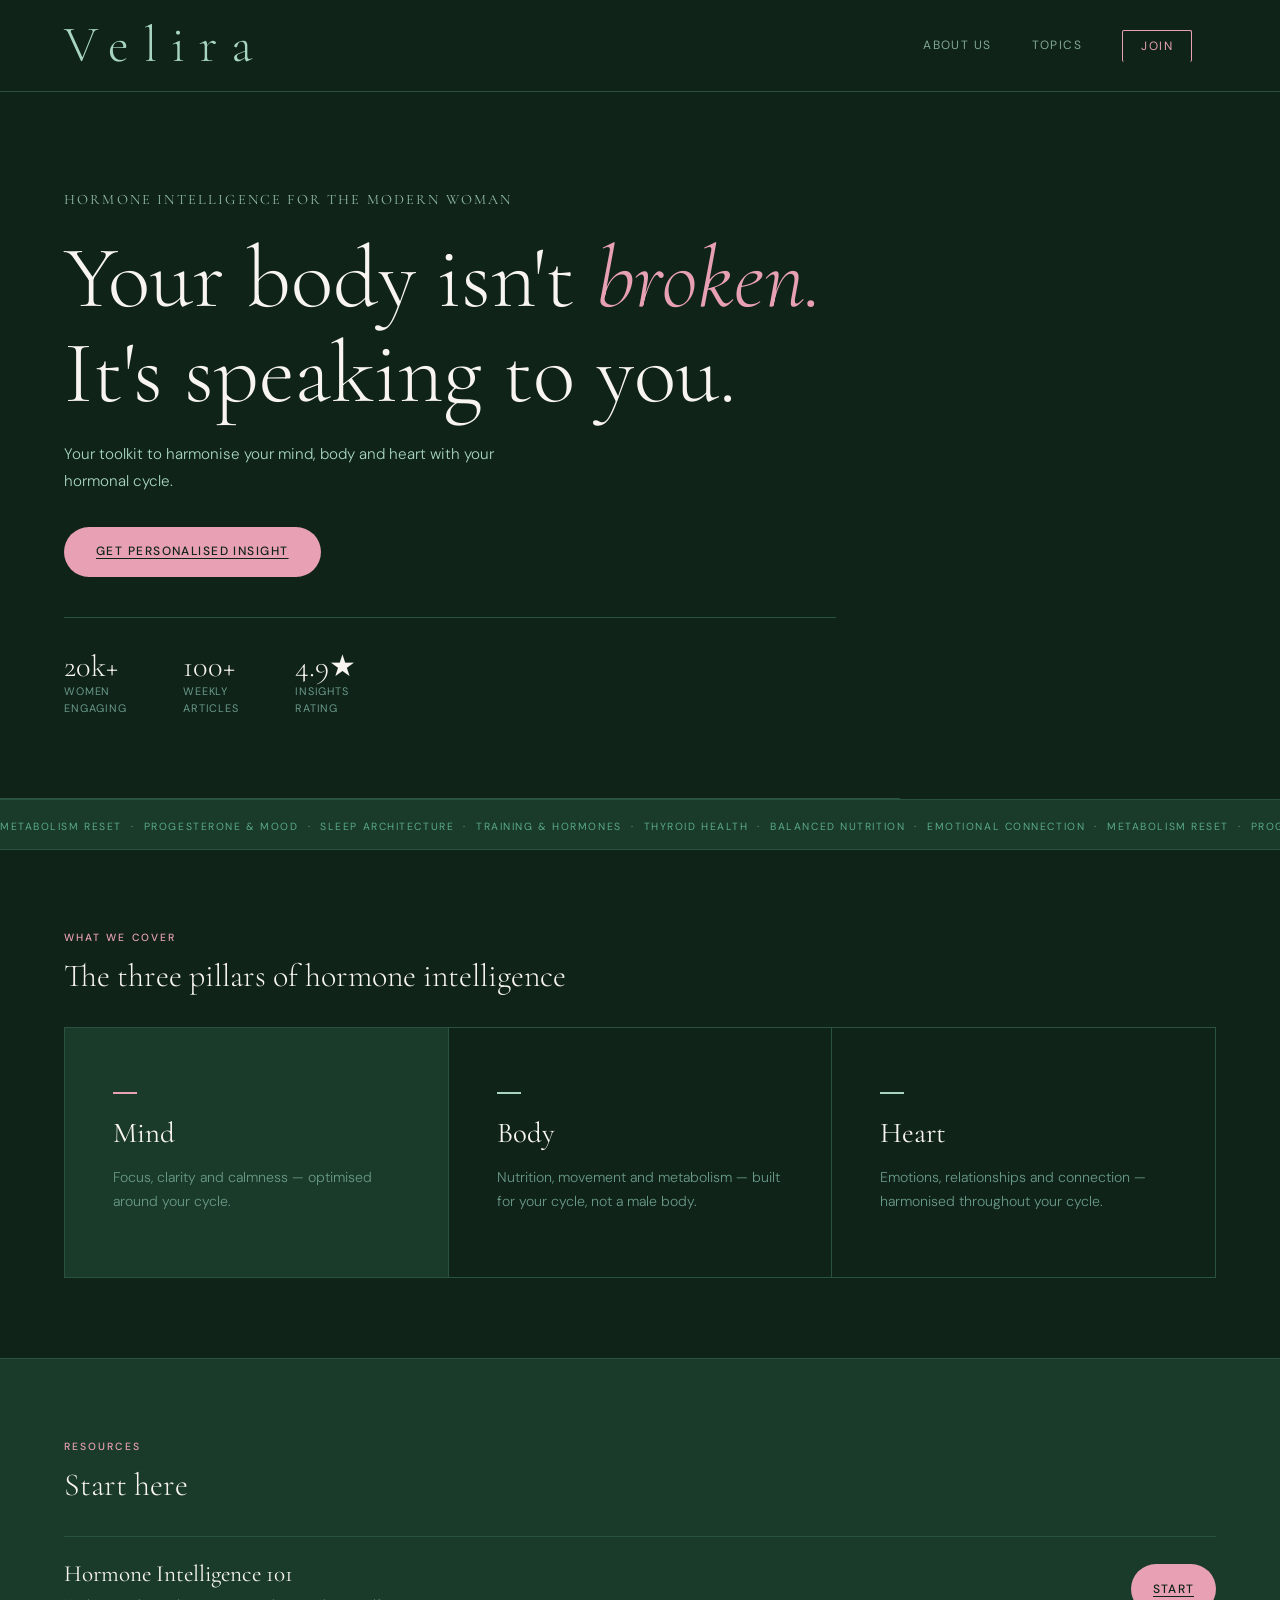
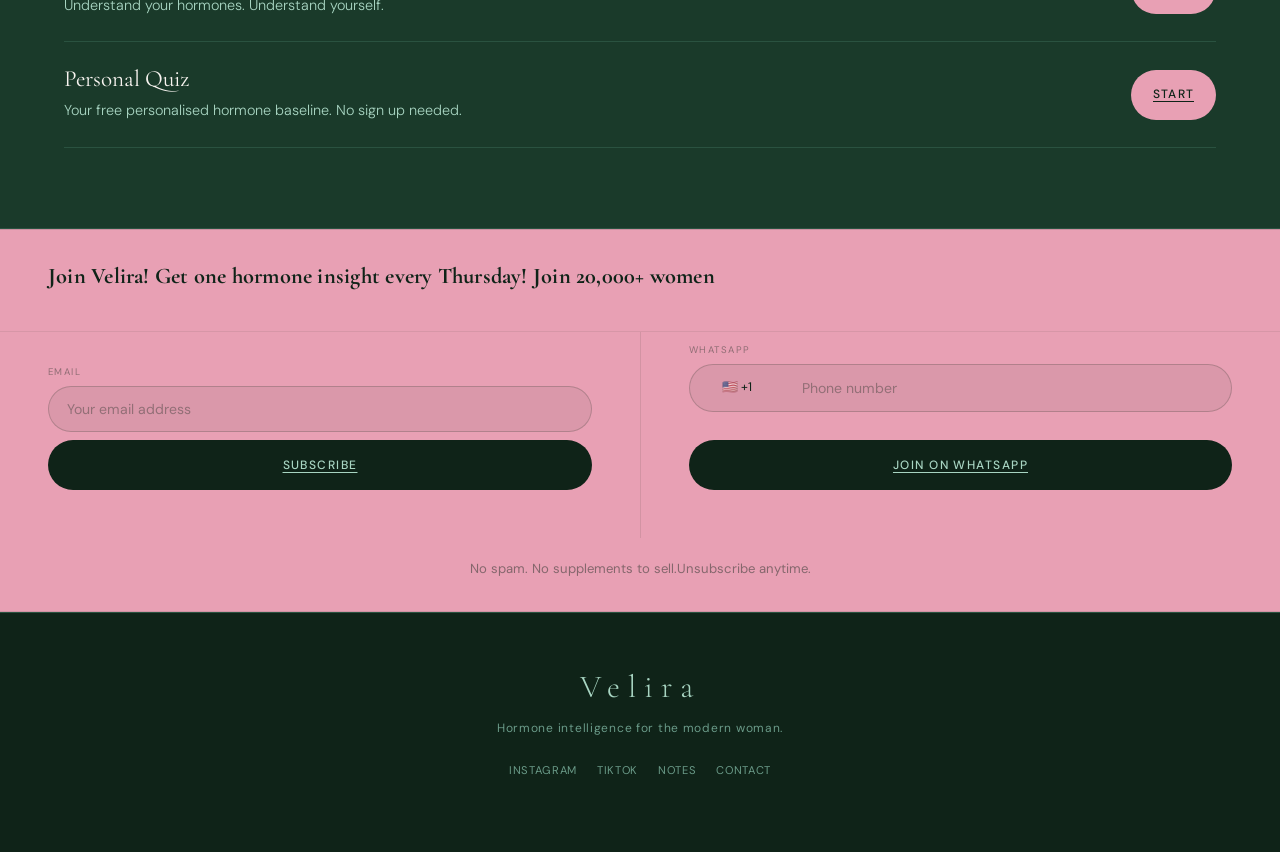
<file: index.html>
<!DOCTYPE html>
<html lang="en" dir="ltr">
<head>
  <meta charset="UTF-8">
  <meta name="viewport" content="width=device-width, initial-scale=1.0">
  <title>Velira | Hormone Intelligence for Women</title>
  <link rel="preconnect" href="https://fonts.googleapis.com">
  <link href="https://fonts.googleapis.com/css2?family=Cormorant+Garamond:ital,wght@0,300;0,400;1,300;1,400&family=DM+Sans:wght@300;400;500&family=DM+Serif+Display:ital@0;1&display=swap" rel="stylesheet">
  <link rel="stylesheet" href="css/styles.css">
</head>
<body>

  <nav>
    <div class="logo">Velira</div>
    <div class="nav-actions">
      <div class="lang-selector">
        <button class="lang-btn" id="lang-btn" aria-label="Select language">
          <span id="lang-current" style="display:none">EN</span><span class="lang-globe">🌐</span><span class="lang-arrow"> ▾</span>
        </button>
        <div class="lang-menu" id="lang-menu">
          <button class="lang-option active" data-lang="en">English</button>
          <button class="lang-option" data-lang="es">Español</button>
          <button class="lang-option" data-lang="de">Deutsch</button>
          <button class="lang-option" data-lang="hi">हिन्दी</button>
          <button class="lang-option" data-lang="ar">العربية</button>
          <button class="lang-option" data-lang="fr">Français</button>
        </div>
      </div>
      <button class="nav-toggle" aria-label="Menu">&#9776;</button>
    </div>
    <ul class="nav-links">
      <li><a href="about.html" data-i18n="nav-about">About Us</a></li>
      <li><a href="#pillars" data-i18n="nav-topics">Topics</a></li>
      <li><a href="#newsletter" class="nav-cta" data-i18n="nav-join">Join</a></li>
    </ul>
  </nav>

  <section class="hero">
    <div class="eyebrow" data-i18n="hero-eyebrow">Hormone Intelligence for the modern woman</div>
    <h1 data-i18n-html="hero-h1">Your body isn't <em>broken.</em> It's speaking to you.</h1>
    <p class="hero-sub" data-i18n="hero-sub">Your toolkit to harmonise your mind, body and heart with your hormonal cycle.</p>
    <a href="#newsletter" class="btn-primary" data-i18n="hero-btn">Get Personalised Insight</a>
    <div class="stats">
      <div class="stat"><span>20k+</span><small data-i18n-html="stat-1">women<br>engaging</small></div>
      <div class="stat"><span>100+</span><small data-i18n-html="stat-2">weekly<br>articles</small></div>
      <div class="stat"><span>4.9★</span><small data-i18n-html="stat-3">insights<br>rating</small></div>
    </div>
  </section>

  <div class="marquee-wrap">
    <div class="marquee">
      <span data-i18n-html="marquee">Metabolism Reset &nbsp;·&nbsp; Progesterone &amp; Mood &nbsp;·&nbsp; Sleep Architecture &nbsp;·&nbsp; Training &amp; Hormones &nbsp;·&nbsp; Thyroid Health &nbsp;·&nbsp; Balanced Nutrition &nbsp;·&nbsp; Emotional Connection &nbsp;·&nbsp; Metabolism Reset &nbsp;·&nbsp; Progesterone &amp; Mood &nbsp;·&nbsp; Sleep Architecture &nbsp;·&nbsp; Training &amp; Hormones &nbsp;·&nbsp; Thyroid Health &nbsp;·&nbsp; Balanced Nutrition &nbsp;·&nbsp; Emotional Connection &nbsp;·&nbsp;</span>
    </div>
  </div>

  <section class="pillars" id="pillars">
    <div class="section-label" data-i18n="pillars-label">What we cover</div>
    <div class="section-title" data-i18n="pillars-title">The three pillars of hormone intelligence</div>
    <div class="pillars-grid">
      <div class="pillar featured">
        <div class="pillar-icon"></div>
        <h3 data-i18n="pillar-mind-h3">Mind</h3>
        <p data-i18n="pillar-mind-p">Focus, clarity and calmness — optimised around your cycle.</p>
      </div>
      <div class="pillar">
        <div class="pillar-icon"></div>
        <h3 data-i18n="pillar-body-h3">Body</h3>
        <p data-i18n="pillar-body-p">Nutrition, movement and metabolism — built for your cycle, not a male body.</p>
      </div>
      <div class="pillar">
        <div class="pillar-icon"></div>
        <h3 data-i18n="pillar-heart-h3">Heart</h3>
        <p data-i18n="pillar-heart-p">Emotions, relationships and connection — harmonised throughout your cycle.</p>
      </div>
    </div>
  </section>

  <section class="resources" id="resources">
    <div class="section-label" data-i18n="resources-label">Resources</div>
    <div class="section-title" data-i18n="resources-title">Start here</div>
    <div class="res-list">
      <div class="res-item">
        <div class="res-content">
          <div class="res-title" data-i18n="res-1-title">Hormone Intelligence 101</div>
          <div class="res-desc" data-i18n="res-1-desc">Understand your hormones. Understand yourself.</div>
        </div>
        <a href="/hormone-101" class="res-link res-btn" data-i18n="res-btn-start">Start</a>
      </div>
      <div class="res-item">
        <div class="res-content">
          <div class="res-title" data-i18n="res-2-title">Personal Quiz</div>
          <div class="res-desc" data-i18n="res-2-desc">Your free personalised hormone baseline. No sign up needed.</div>
        </div>
        <a href="/quiz" class="res-link res-btn" data-i18n="res-btn-start">Start</a>
      </div>
    </div>
  </section>

  <section class="newsletter" id="newsletter">

    <!-- Zone 1: App (pink) -->
    <div class="nl-app-zone">
      <div>
        <div class="nl-zone-label" data-i18n="nl-app-label">Get Personalised Hormone Intelligence in your life</div>
        <p class="nl-app-sub" data-i18n="nl-app-sub">Daily insights tailored to your cycle, your goals, and your rhythm.</p>
      </div>
      <a href="#" class="nl-app-btn" data-i18n="nl-app-btn">Get the App</a>
    </div>

    <!-- Zone 2: Weekly newsletter (grey) -->
    <div class="nl-news-zone">
      <div class="nl-news-header">
        <div class="nl-zone-label" data-i18n="nl-weekly-label">Or get one hormone insight every Thursday! Join 20,000+ women</div>
      </div>
      <div class="nl-news-cols">
        <!-- Email -->
        <div class="nl-news-col">
          <div class="nl-form-block">
            <span class="nl-form-label" data-i18n="nl-email-label">Email</span>
            <form onsubmit="handleSubmit(event)">
              <input name="website" tabindex="-1" autocomplete="off" style="position:absolute;left:-9999px;opacity:0;height:0">
              <input class="nl-zone-input" type="email" data-i18n-placeholder="nl-email-ph" placeholder="Your email address" required>
              <button class="nl-zone-submit" type="submit" data-i18n="nl-email-btn">Subscribe</button>
            </form>
          </div>
        </div>
        <!-- WhatsApp -->
        <div class="nl-news-col">
          <div class="nl-form-block">
            <span class="nl-form-label" data-i18n="nl-wa-label">WhatsApp</span>
            <form onsubmit="handleWhatsApp(event)">
              <input name="website" tabindex="-1" autocomplete="off" style="position:absolute;left:-9999px;opacity:0;height:0">
              <div class="nl-wa-row">
                <div class="nl-country-combobox" id="nl-country-combobox">
                  <div class="nl-country-trigger" id="nl-country-trigger" role="button" tabindex="0" onclick="toggleCountryDropdown(event)" onkeydown="if(event.key==='Enter'||event.key===' '){event.preventDefault();toggleCountryDropdown(event);}" aria-haspopup="listbox" aria-label="Country code">🇺🇸 +1</div>
                  <div class="nl-country-dropdown" id="nl-country-dropdown" onclick="event.stopPropagation()">
                    <input type="text" class="nl-country-search" id="nl-country-search" placeholder="Search country…" autocomplete="off" oninput="filterCountries(this.value)" aria-label="Search country">
                    <ul class="nl-country-list" id="nl-country-list" role="listbox"></ul>
                  </div>
                  <input type="hidden" class="nl-country-value" id="nl-country-value" value="+1">
                </div>
                <input class="nl-zone-input" type="tel" data-i18n-placeholder="nl-phone-ph" placeholder="Phone number" required>
              </div>
              <button class="nl-zone-submit" type="submit" data-i18n="nl-wa-btn">Join on WhatsApp</button>
            </form>
          </div>
        </div>
      </div>
      <p class="nl-note" data-i18n-html="nl-note">No spam. No supplements to sell.<br>Unsubscribe anytime.</p>
    </div>

  </section>

  <div id="contact" style="scroll-margin-top:80px"></div>

  <footer>
    <div class="foot-logo">Velira</div>
    <p class="foot-tag" data-i18n="foot-tag">Hormone intelligence for the modern woman.</p>
    <div class="foot-links">
      <a href="https://www.instagram.com/Velira_Me" target="_blank">Instagram</a>
      <a href="https://www.tiktok.com/@Velira_Me" target="_blank">TikTok</a>
      <a href="notes.html" data-i18n="nav-notes">Notes</a>
      <a href="mailto:hello@velira.co" data-i18n="nav-contact">Contact</a>
    </div>
  </footer>

  <script src="js/translations.js?v=2"></script>
  <script src="js/main.js?v=4"></script>
</body>
</html>
</file>
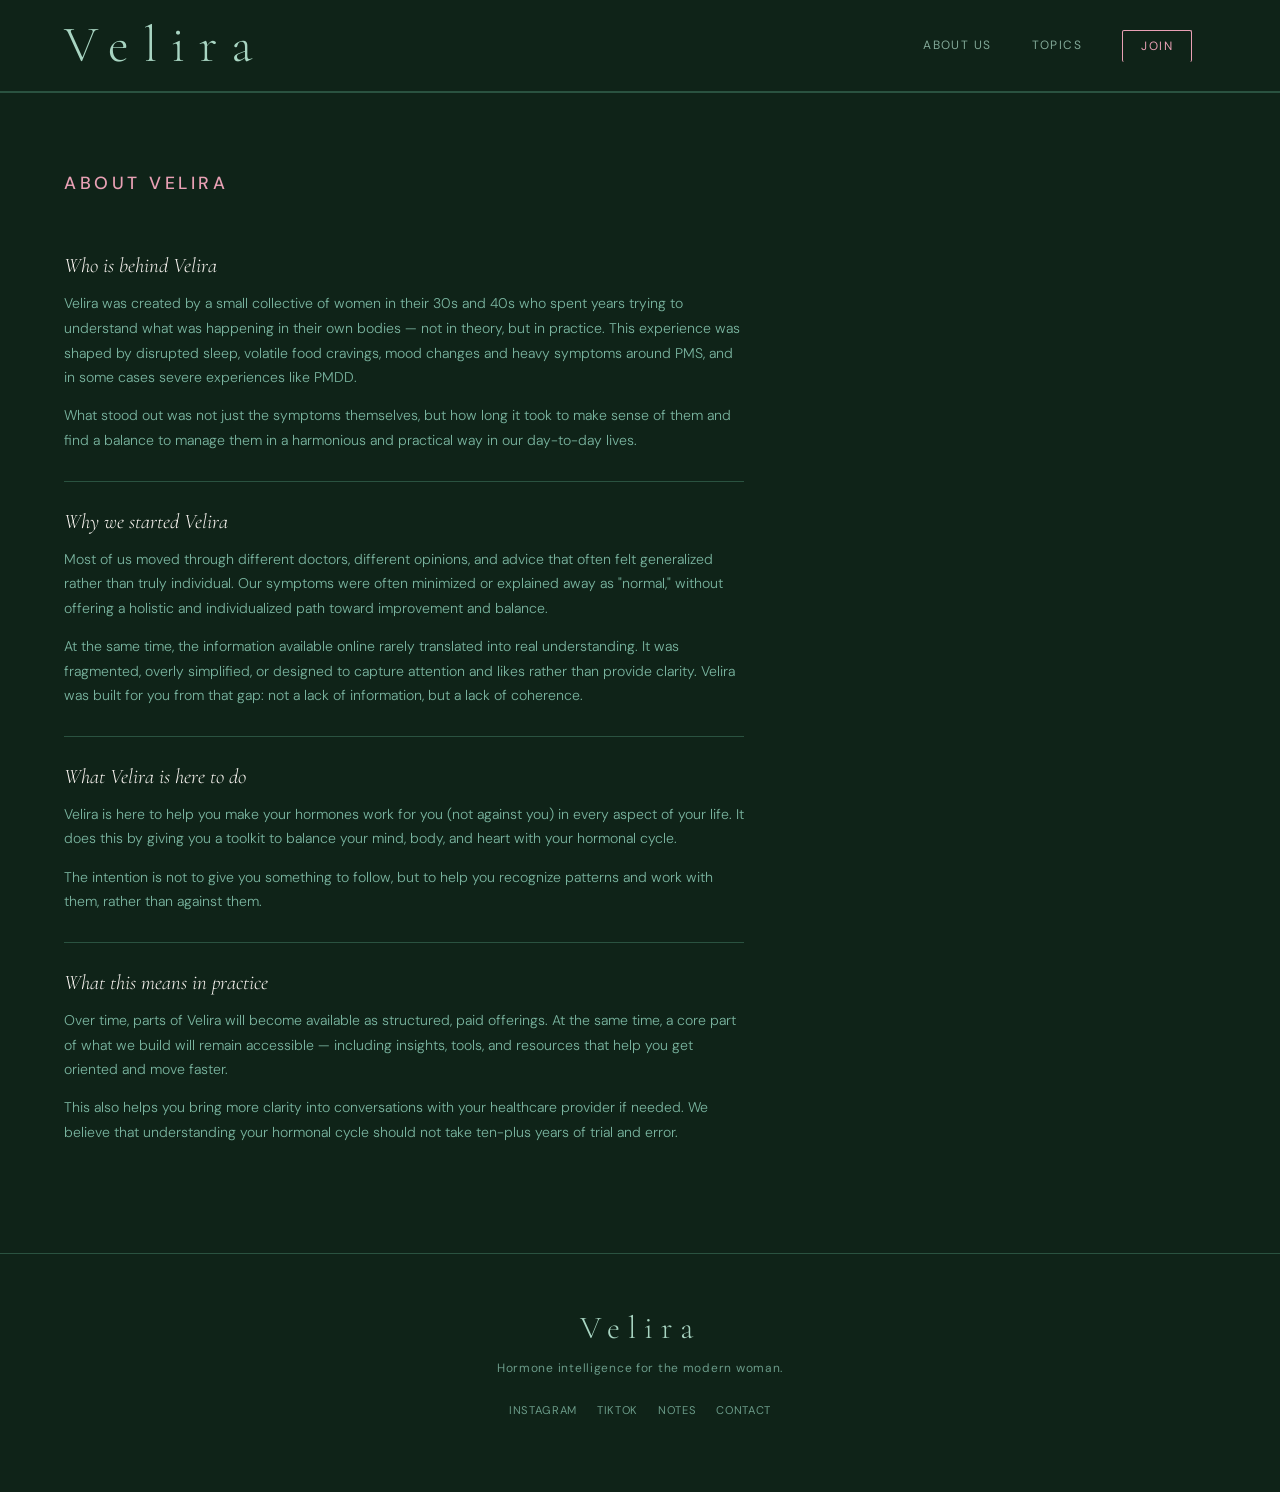
<file: about.html>
<!DOCTYPE html>
<html lang="en" dir="ltr">
<head>
  <meta charset="UTF-8">
  <meta name="viewport" content="width=device-width, initial-scale=1.0">
  <title>Velira | About</title>
  <link rel="preconnect" href="https://fonts.googleapis.com">
  <link href="https://fonts.googleapis.com/css2?family=Cormorant+Garamond:ital,wght@0,300;0,400;1,300;1,400&family=DM+Sans:wght@300;400;500&family=DM+Serif+Display:ital@0;1&display=swap" rel="stylesheet">
  <link rel="stylesheet" href="css/styles.css">
</head>
<body>

  <nav>
    <div class="logo"><a href="index.html" style="color:inherit;text-decoration:none">Velira</a></div>
    <div class="nav-actions">
      <div class="lang-selector">
        <button class="lang-btn" id="lang-btn" aria-label="Select language">
          <span id="lang-current" style="display:none">EN</span><span class="lang-globe">🌐</span><span class="lang-arrow"> ▾</span>
        </button>
        <div class="lang-menu" id="lang-menu">
          <button class="lang-option active" data-lang="en">English</button>
          <button class="lang-option" data-lang="es">Español</button>
          <button class="lang-option" data-lang="de">Deutsch</button>
          <button class="lang-option" data-lang="hi">हिन्दी</button>
          <button class="lang-option" data-lang="ar">العربية</button>
          <button class="lang-option" data-lang="fr">Français</button>
        </div>
      </div>
      <button class="nav-toggle" aria-label="Menu">&#9776;</button>
    </div>
    <ul class="nav-links">
      <li><a href="about.html" data-i18n="nav-about">About Us</a></li>
      <li><a href="index.html#pillars" data-i18n="nav-topics">Topics</a></li>
      <li><a href="index.html#newsletter" class="nav-cta" data-i18n="nav-join">Join</a></li>
    </ul>
  </nav>

  <section class="notes notes-page">
    <div class="notes-inner">
      <h1 class="notes-title" data-i18n="nav-about">About Velira</h1>

      <div class="notes-block">
        <div class="notes-block-title">Who is behind Velira</div>
        <p>Velira was created by a small collective of women in their 30s and 40s who spent years trying to understand what was happening in their own bodies — not in theory, but in practice. This experience was shaped by disrupted sleep, volatile food cravings, mood changes and heavy symptoms around PMS, and in some cases severe experiences like PMDD.</p>
        <p>What stood out was not just the symptoms themselves, but how long it took to make sense of them and find a balance to manage them in a harmonious and practical way in our day-to-day lives.</p>
      </div>

      <div class="notes-block">
        <div class="notes-block-title">Why we started Velira</div>
        <p>Most of us moved through different doctors, different opinions, and advice that often felt generalized rather than truly individual. Our symptoms were often minimized or explained away as "normal," without offering a holistic and individualized path toward improvement and balance.</p>
        <p>At the same time, the information available online rarely translated into real understanding. It was fragmented, overly simplified, or designed to capture attention and likes rather than provide clarity. Velira was built for you from that gap: not a lack of information, but a lack of coherence.</p>
      </div>

      <div class="notes-block">
        <div class="notes-block-title">What Velira is here to do</div>
        <p>Velira is here to help you make your hormones work for you (not against you) in every aspect of your life. It does this by giving you a toolkit to balance your mind, body, and heart with your hormonal cycle.</p>
        <p>The intention is not to give you something to follow, but to help you recognize patterns and work with them, rather than against them.</p>
      </div>

      <div class="notes-block">
        <div class="notes-block-title">What this means in practice</div>
        <p>Over time, parts of Velira will become available as structured, paid offerings. At the same time, a core part of what we build will remain accessible — including insights, tools, and resources that help you get oriented and move faster.</p>
        <p>This also helps you bring more clarity into conversations with your healthcare provider if needed. We believe that understanding your hormonal cycle should not take ten-plus years of trial and error.</p>
      </div>
    </div>
  </section>

  <footer>
    <div class="foot-logo"><a href="index.html" style="color:inherit;text-decoration:none">Velira</a></div>
    <p class="foot-tag" data-i18n="foot-tag">Hormone intelligence for the modern woman.</p>
    <div class="foot-links">
      <a href="https://www.instagram.com/Velira_Me" target="_blank">Instagram</a>
      <a href="https://www.tiktok.com/@Velira_Me" target="_blank">TikTok</a>
      <a href="notes.html" data-i18n="nav-notes">Notes</a>
      <a href="mailto:hello@velira.co" data-i18n="nav-contact">Contact</a>
    </div>
  </footer>

  <script src="js/translations.js"></script>
  <script src="js/main.js"></script>
</body>
</html>
</file>
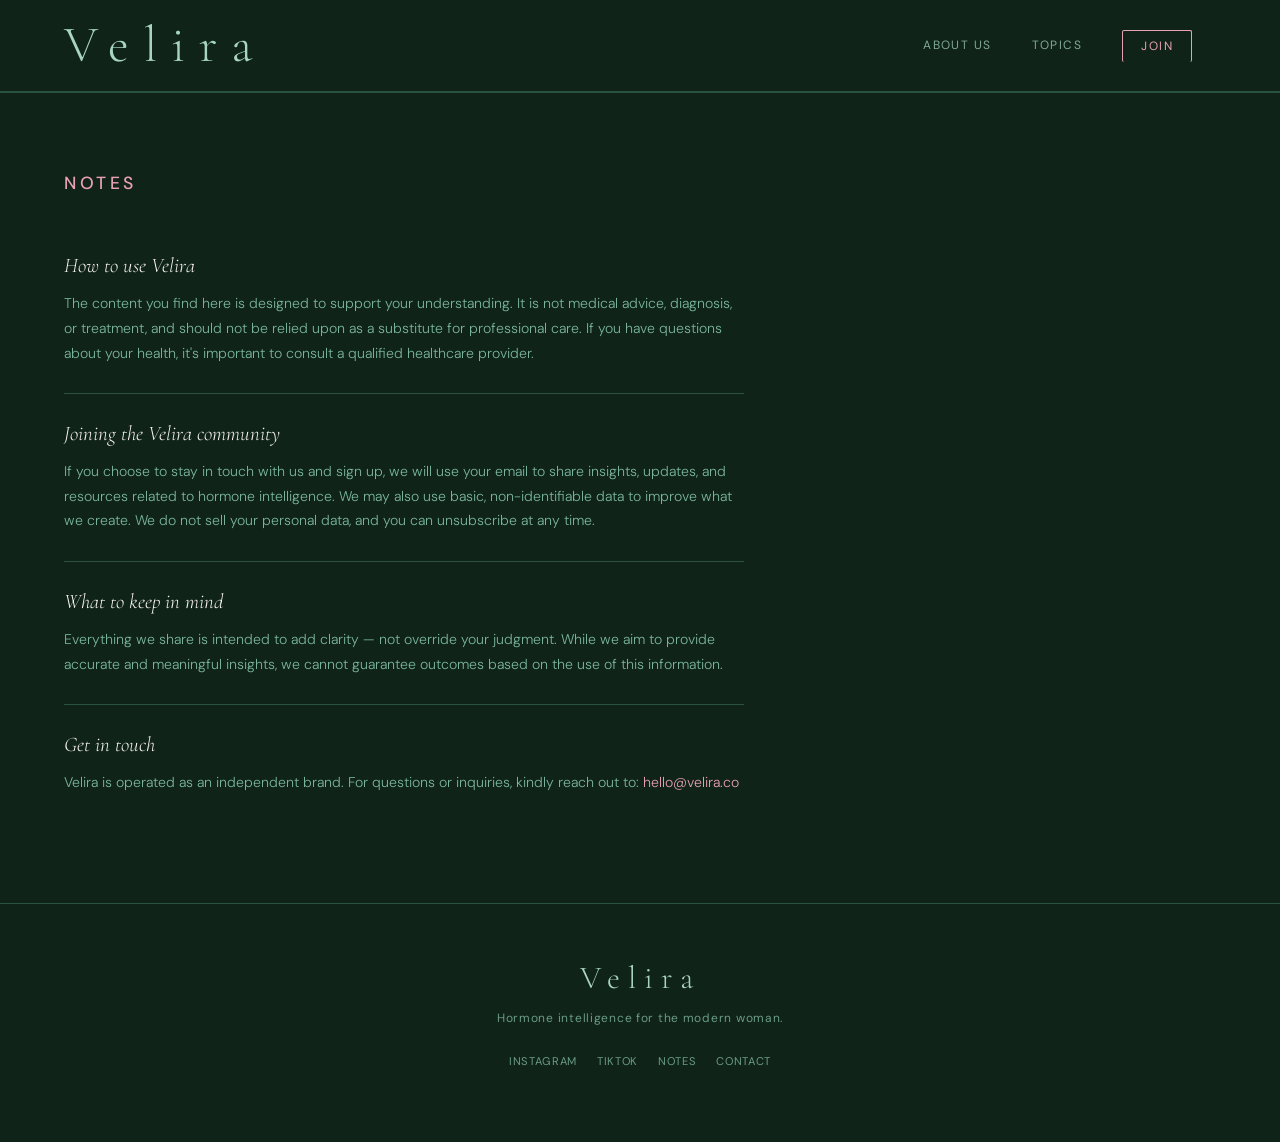
<file: notes.html>
<!DOCTYPE html>
<html lang="en" dir="ltr">
<head>
  <meta charset="UTF-8">
  <meta name="viewport" content="width=device-width, initial-scale=1.0">
  <title>Velira | Notes</title>
  <link rel="preconnect" href="https://fonts.googleapis.com">
  <link href="https://fonts.googleapis.com/css2?family=Cormorant+Garamond:ital,wght@0,300;0,400;1,300;1,400&family=DM+Sans:wght@300;400;500&family=DM+Serif+Display:ital@0;1&display=swap" rel="stylesheet">
  <link rel="stylesheet" href="css/styles.css">
</head>
<body>

  <nav>
    <div class="logo"><a href="index.html" style="color:inherit;text-decoration:none">Velira</a></div>
    <div class="nav-actions">
      <div class="lang-selector">
        <button class="lang-btn" id="lang-btn" aria-label="Select language">
          <span id="lang-current" style="display:none">EN</span><span class="lang-globe">🌐</span><span class="lang-arrow"> ▾</span>
        </button>
        <div class="lang-menu" id="lang-menu">
          <button class="lang-option active" data-lang="en">English</button>
          <button class="lang-option" data-lang="es">Español</button>
          <button class="lang-option" data-lang="de">Deutsch</button>
          <button class="lang-option" data-lang="hi">हिन्दी</button>
          <button class="lang-option" data-lang="ar">العربية</button>
          <button class="lang-option" data-lang="fr">Français</button>
        </div>
      </div>
      <button class="nav-toggle" aria-label="Menu">&#9776;</button>
    </div>
    <ul class="nav-links">
      <li><a href="about.html" data-i18n="nav-about">About Us</a></li>
      <li><a href="index.html#pillars" data-i18n="nav-topics">Topics</a></li>
      <li><a href="index.html#newsletter" class="nav-cta" data-i18n="nav-join">Join</a></li>
    </ul>
  </nav>

  <section class="notes notes-page">
    <div class="notes-inner">
      <h1 class="notes-title" data-i18n="notes-label">Notes</h1>

      <div class="notes-block">
        <div class="notes-block-title" data-i18n="notes-title">How to use Velira</div>
        <p data-i18n="notes-b1-p">The content you find here is designed to support your understanding. It is not medical advice, diagnosis, or treatment, and should not be relied upon as a substitute for professional care. If you have questions about your health, it's important to consult a qualified healthcare provider.</p>
      </div>

      <div class="notes-block">
        <div class="notes-block-title" data-i18n="notes-b2-title">Joining the Velira community</div>
        <p data-i18n="notes-b2-p">If you choose to stay in touch with us and sign up, we will use your email to share insights, updates, and resources related to hormone intelligence. We may also use basic, non-identifiable data to improve what we create. We do not sell your personal data, and you can unsubscribe at any time.</p>
      </div>

      <div class="notes-block">
        <div class="notes-block-title" data-i18n="notes-b3-title">What to keep in mind</div>
        <p data-i18n="notes-b3-p">Everything we share is intended to add clarity — not override your judgment. While we aim to provide accurate and meaningful insights, we cannot guarantee outcomes based on the use of this information.</p>
      </div>

      <div class="notes-block" id="contact">
        <div class="notes-block-title" data-i18n="notes-b4-title">Get in touch</div>
        <p data-i18n-html="notes-b4-p">Velira is operated as an independent brand. For questions or inquiries, kindly reach out to: <a href="mailto:hello@velira.co" class="notes-link">hello@velira.co</a></p>
      </div>
    </div>
  </section>

  <footer>
    <div class="foot-logo"><a href="index.html" style="color:inherit;text-decoration:none">Velira</a></div>
    <p class="foot-tag" data-i18n="foot-tag">Hormone intelligence for the modern woman.</p>
    <div class="foot-links">
      <a href="https://www.instagram.com/Velira_Me" target="_blank">Instagram</a>
      <a href="https://www.tiktok.com/@Velira_Me" target="_blank">TikTok</a>
      <a href="notes.html" data-i18n="nav-notes">Notes</a>
      <a href="mailto:hello@velira.co" data-i18n="nav-contact">Contact</a>
    </div>
  </footer>

  <script src="js/translations.js"></script>
  <script src="js/main.js"></script>
</body>
</html>
</file>
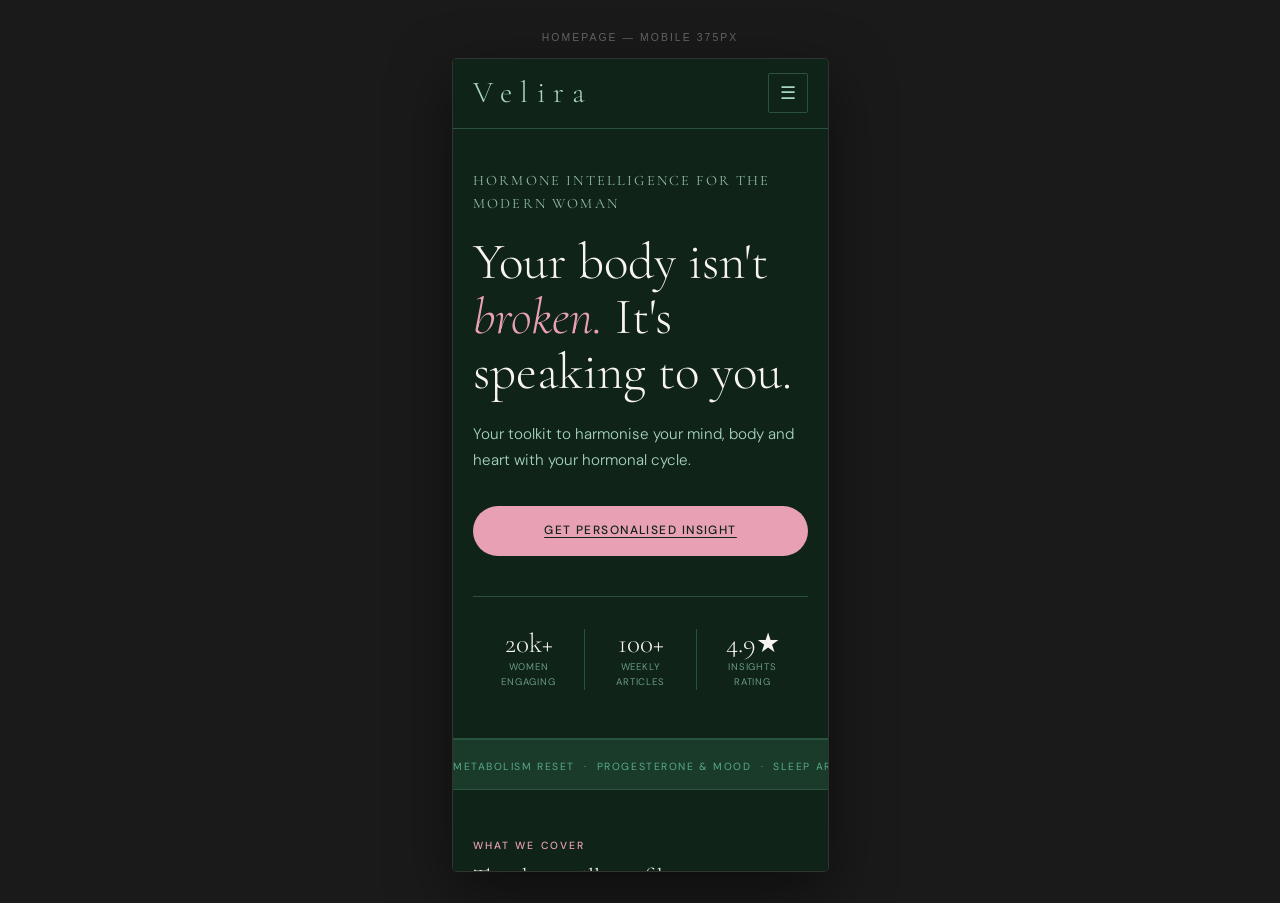
<file: preview-mobile.html>
<!DOCTYPE html>
<html>
<head>
<meta charset="UTF-8">
<title>Mobile Preview — 375px</title>
<style>
  body { background: #1a1a1a; margin: 0; padding: 2rem; display: flex; flex-direction: column; align-items: center; gap: 1rem; font-family: sans-serif; }
  .label { color: #666; font-size: 0.65rem; letter-spacing: 0.2em; text-transform: uppercase; }
  .frame { width: 375px; height: 812px; border: none; box-shadow: 0 0 0 1px #333, 0 20px 60px rgba(0,0,0,0.5); border-radius: 4px; overflow: hidden; }
</style>
</head>
<body>
  <div class="label">Homepage — Mobile 375px</div>
  <iframe class="frame" src="index.html"></iframe>
</body>
</html>
</file>
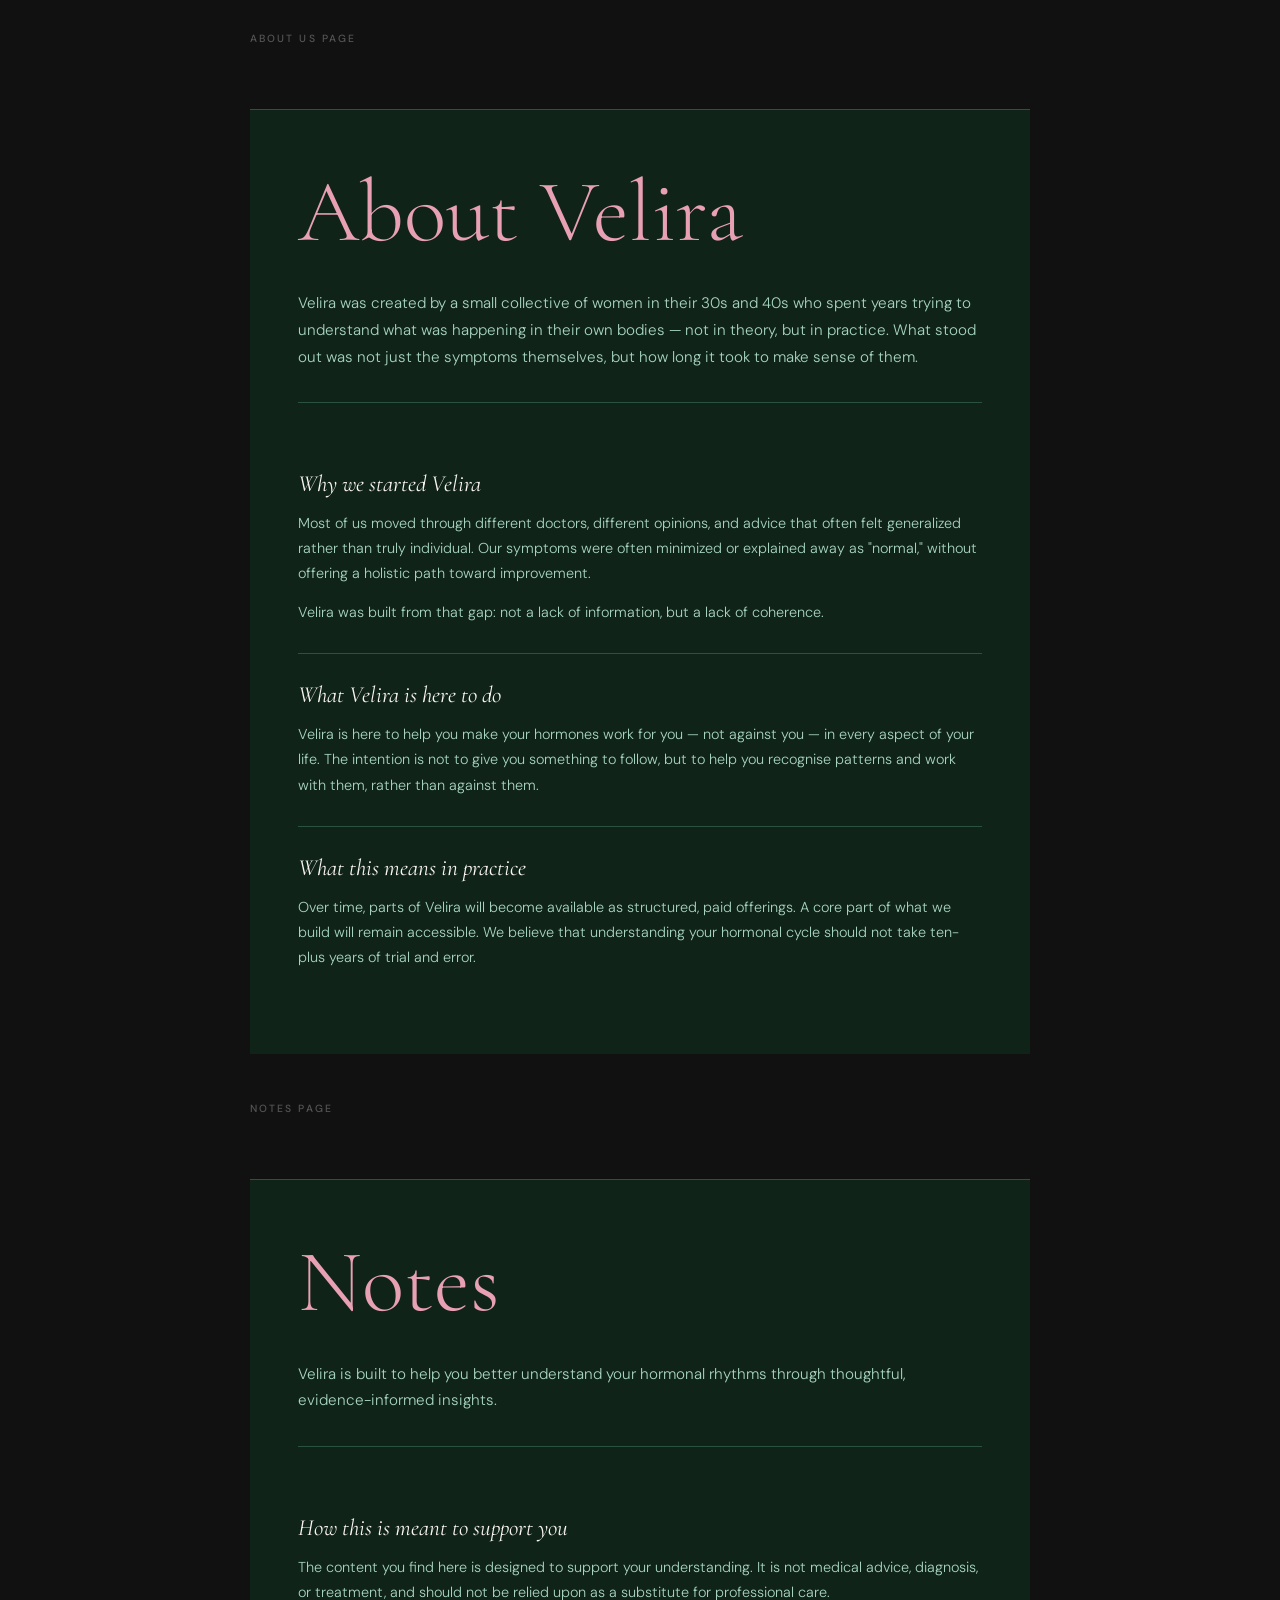
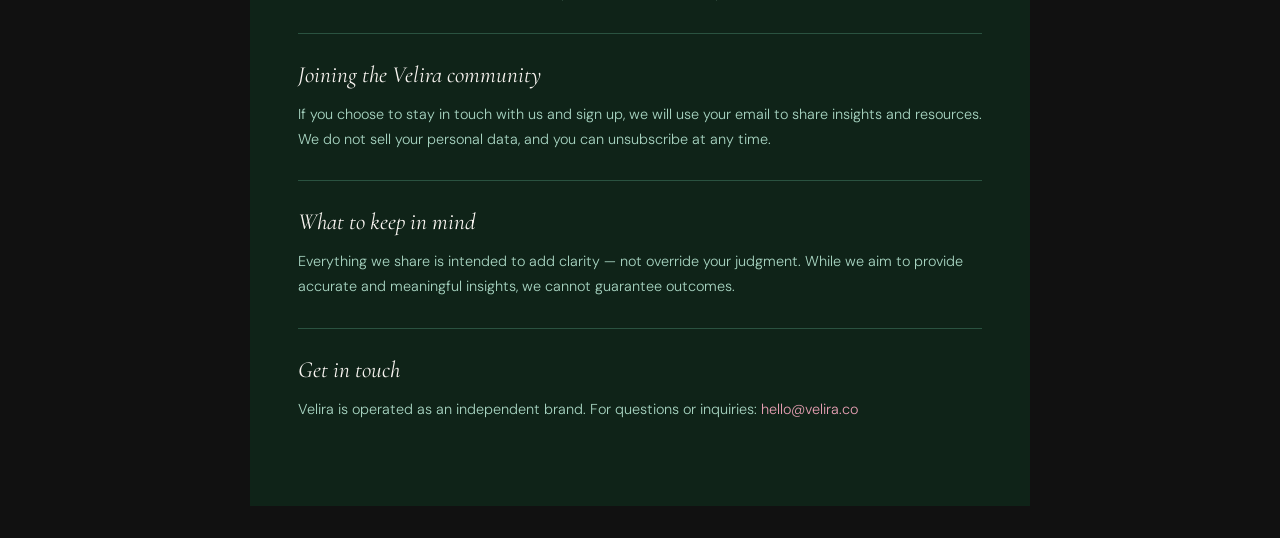
<file: preview-pages.html>
<!DOCTYPE html>
<html lang="en">
<head>
<meta charset="UTF-8">
<meta name="viewport" content="width=device-width, initial-scale=1.0">
<title>Page Typography Preview</title>
<link href="https://fonts.googleapis.com/css2?family=Cormorant+Garamond:ital,wght@0,300;0,400;1,300&family=DM+Sans:wght@300;400;500&display=swap" rel="stylesheet">
<style>
:root {
  --forest-deep:#0f2318; --forest-mid:#2a5240; --forest:#1a3a2a;
  --pink:#e8a0b4; --mint:#a8d5c2; --cream:#f8f4f0; --muted:#6a9a88;
  --font-display:'Cormorant Garamond',Georgia,serif;
  --font-body:'DM Sans',sans-serif;
}
*{box-sizing:border-box;margin:0;padding:0}
body{font-family:var(--font-body);background:#111;padding:2rem;display:flex;flex-direction:column;gap:3rem;align-items:center}
.label{font-family:var(--font-body);font-size:0.65rem;letter-spacing:0.2em;text-transform:uppercase;color:#555;margin-bottom:1rem;font-weight:500}
.page{width:100%;max-width:780px;background:var(--forest-deep);padding:3.5rem 3rem;border-top:0.5px solid var(--forest-mid)}

/* ── BIG PINK PAGE TITLE (new) ── */
.page-title {
  font-family: var(--font-display);
  font-size: clamp(3rem, 8vw, 5.5rem);
  font-weight: 300;
  color: var(--pink);
  line-height: 1.05;
  margin-bottom: 2rem;
}

/* ── INTRO PARAGRAPH (mint, existing notes-intro style) ── */
.intro-text {
  font-size: 0.95rem;
  color: var(--mint);
  font-weight: 300;
  line-height: 1.75;
  margin-bottom: 2.5rem;
  padding-bottom: 2rem;
  border-bottom: 0.5px solid var(--forest-mid);
}

/* ── BLOCK (existing notes-block style) ── */
.block {
  padding: 1.75rem 0;
  border-bottom: 0.5px solid var(--forest-mid);
}
.block:last-child { border-bottom: none; }

/* ── BLOCK TITLE (bumped from 1.1rem, italic serif — existing style) ── */
.block-title {
  font-family: var(--font-display);
  font-size: 1.45rem;
  font-weight: 400;
  color: var(--cream);
  margin-bottom: 0.75rem;
  font-style: italic;
  line-height: 1.2;
}

/* ── BODY TEXT — mint throughout ── */
.body-text {
  font-size: 0.9rem;
  color: var(--mint);
  line-height: 1.75;
  font-weight: 300;
}
.body-text + .body-text { margin-top: 0.85rem; }
</style>
</head>
<body>

<div style="width:100%;max-width:780px"><div class="label">About Us page</div></div>
<div class="page">
  <h1 class="page-title">About Velira</h1>

  <p class="intro-text">Velira was created by a small collective of women in their 30s and 40s who spent years trying to understand what was happening in their own bodies — not in theory, but in practice. What stood out was not just the symptoms themselves, but how long it took to make sense of them.</p>

  <div class="block">
    <div class="block-title">Why we started Velira</div>
    <p class="body-text">Most of us moved through different doctors, different opinions, and advice that often felt generalized rather than truly individual. Our symptoms were often minimized or explained away as "normal," without offering a holistic path toward improvement.</p>
    <p class="body-text">Velira was built from that gap: not a lack of information, but a lack of coherence.</p>
  </div>

  <div class="block">
    <div class="block-title">What Velira is here to do</div>
    <p class="body-text">Velira is here to help you make your hormones work for you — not against you — in every aspect of your life. The intention is not to give you something to follow, but to help you recognise patterns and work with them, rather than against them.</p>
  </div>

  <div class="block">
    <div class="block-title">What this means in practice</div>
    <p class="body-text">Over time, parts of Velira will become available as structured, paid offerings. A core part of what we build will remain accessible. We believe that understanding your hormonal cycle should not take ten-plus years of trial and error.</p>
  </div>
</div>

<div style="width:100%;max-width:780px"><div class="label">Notes page</div></div>
<div class="page">
  <h1 class="page-title">Notes</h1>

  <p class="intro-text">Velira is built to help you better understand your hormonal rhythms through thoughtful, evidence-informed insights.</p>

  <div class="block">
    <div class="block-title">How this is meant to support you</div>
    <p class="body-text">The content you find here is designed to support your understanding. It is not medical advice, diagnosis, or treatment, and should not be relied upon as a substitute for professional care.</p>
  </div>

  <div class="block">
    <div class="block-title">Joining the Velira community</div>
    <p class="body-text">If you choose to stay in touch with us and sign up, we will use your email to share insights and resources. We do not sell your personal data, and you can unsubscribe at any time.</p>
  </div>

  <div class="block">
    <div class="block-title">What to keep in mind</div>
    <p class="body-text">Everything we share is intended to add clarity — not override your judgment. While we aim to provide accurate and meaningful insights, we cannot guarantee outcomes.</p>
  </div>

  <div class="block">
    <div class="block-title">Get in touch</div>
    <p class="body-text">Velira is operated as an independent brand. For questions or inquiries: <a href="mailto:hello@velira.co" style="color:var(--pink);text-decoration:none">hello@velira.co</a></p>
  </div>
</div>

</body>
</html>
</file>
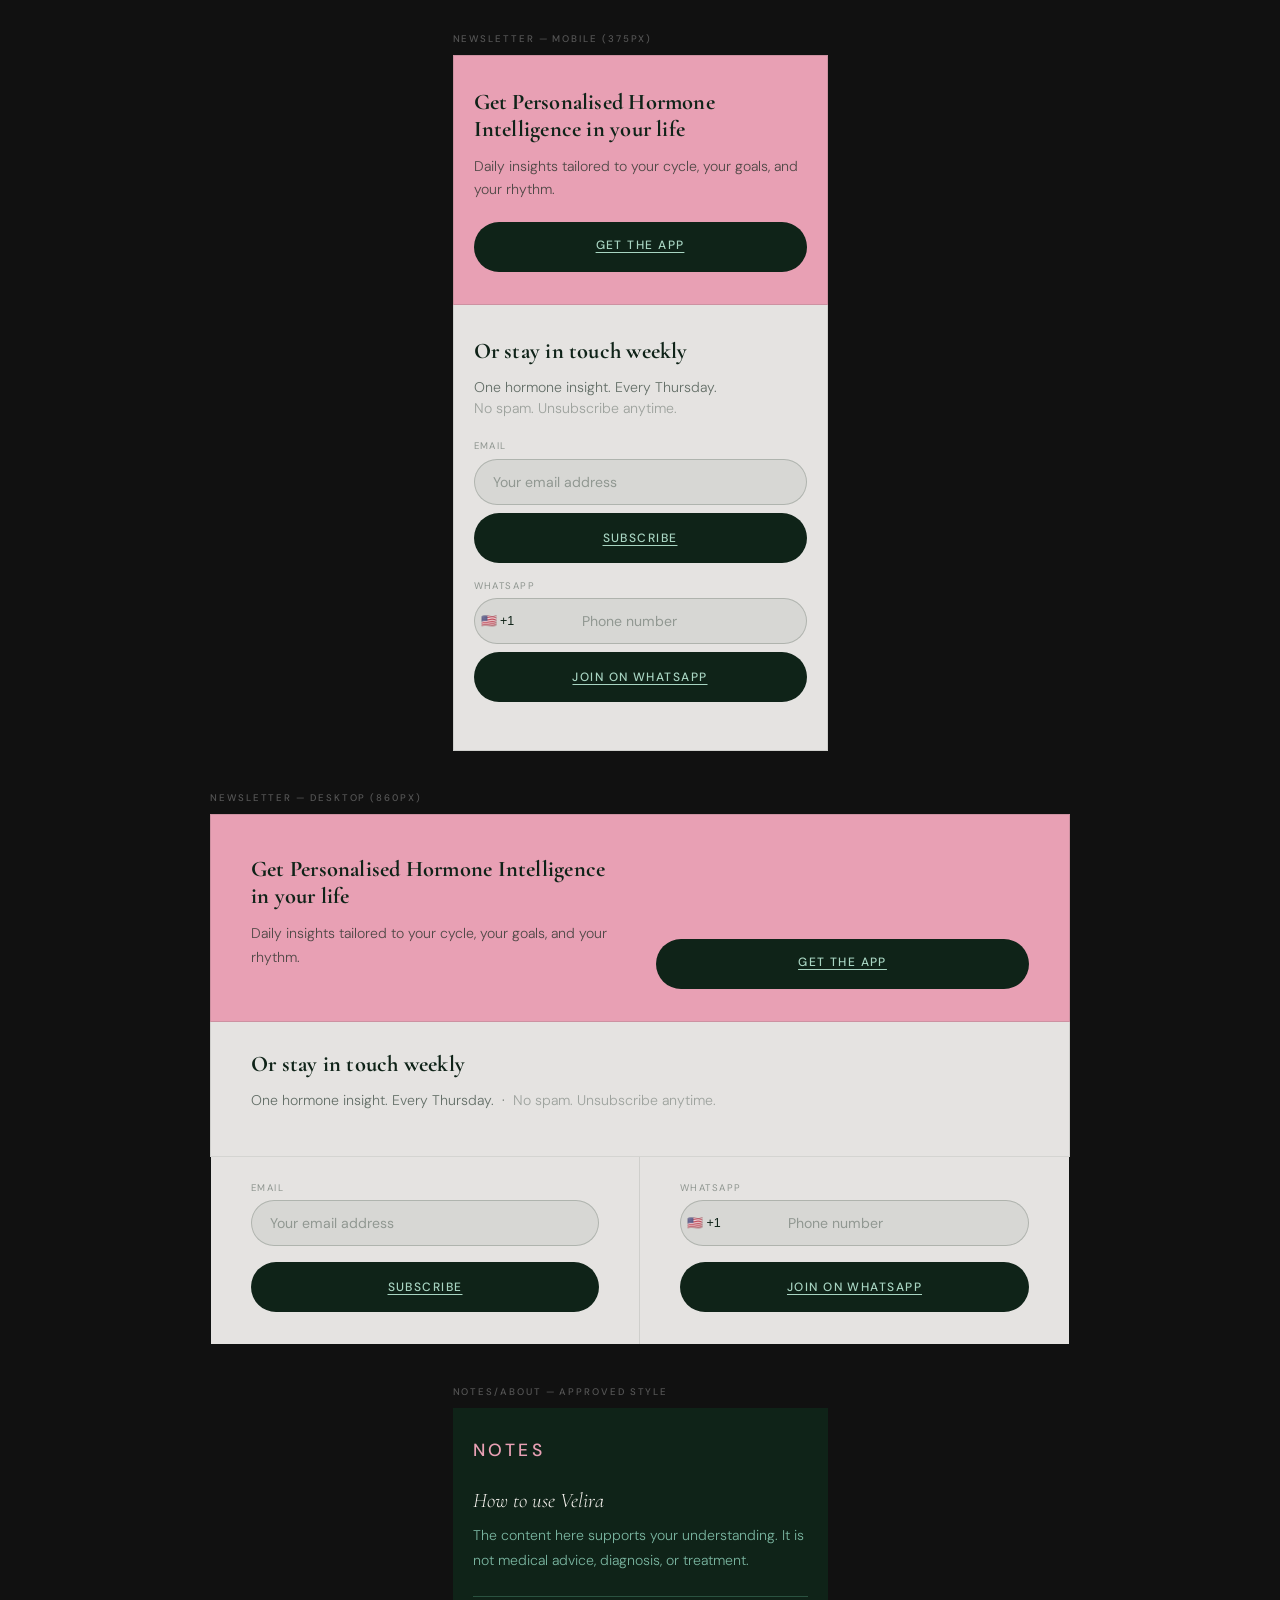
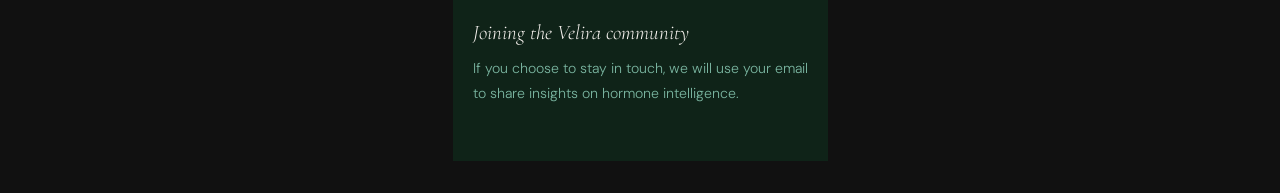
<file: preview-signup.html>
<!DOCTYPE html>
<html lang="en">
<head>
<meta charset="UTF-8">
<meta name="viewport" content="width=device-width, initial-scale=1.0">
<title>Preview — Newsletter</title>
<link href="https://fonts.googleapis.com/css2?family=Cormorant+Garamond:ital,wght@0,300;0,400;0,700;1,300&family=DM+Sans:wght@300;400;500&family=DM+Serif+Display:ital@0;1&display=swap" rel="stylesheet">
<style>
:root {
  --forest-deep:#0f2318; --forest-mid:#2a5240; --forest:#1a3a2a;
  --pink:#e8a0b4; --pink-deep:#c4607e;
  --mint:#a8d5c2; --mint-dark:#7ab5a0; --cream:#f8f4f0;
  --grey:#e5e3e1; --muted:#6a9a88;
  --font-display:'Cormorant Garamond',Georgia,serif;
  --font-serif:'DM Serif Display',Georgia,serif;
  --font-body:'DM Sans',sans-serif;
}
*{box-sizing:border-box;margin:0;padding:0}
body{font-family:var(--font-body);background:#111;padding:2rem 1rem;display:flex;flex-direction:column;gap:2.5rem;align-items:center;}
.section-label{font-size:0.6rem;letter-spacing:0.2em;text-transform:uppercase;color:#555;margin-bottom:0.6rem;font-weight:500;}

/* ─── Shared zone label ─── */
.nl-zone-label {
  font-family: var(--font-display);
  font-size: 1.4rem;
  font-weight: 700;
  letter-spacing: 0.01em;
  margin-bottom: 0.85rem;
  color: var(--forest-deep);
}

/* ─── Shared button style (pill) ─── */
.nl-btn {
  display: block;
  width: 100%;
  text-align: center;
  background: var(--forest-deep);
  color: var(--mint);
  padding: 15px 20px;
  border-radius: 50px;
  font-family: var(--font-body);
  font-size: 0.75rem;
  font-weight: 500;
  letter-spacing: 0.12em;
  text-transform: uppercase;
  text-decoration: underline;
  text-decoration-color: var(--mint);
  text-underline-offset: 3px;
  border: none;
  cursor: pointer;
  min-height: 50px;
  transition: background 0.2s;
}
.nl-btn:hover { background: var(--forest); }
a.nl-btn { text-decoration: underline; text-decoration-color: var(--mint); }

/* ─── Inputs ─── */
.nl-input {
  display: block;
  width: 100%;
  padding: 13px 18px;
  background: rgba(15,35,24,0.06);
  border: 0.5px solid rgba(15,35,24,0.2);
  color: var(--forest-deep);
  font-family: var(--font-body);
  font-size: 0.88rem;
  outline: none;
  border-radius: 50px;
  -webkit-appearance: none;
  margin-bottom: 0.5rem;
}
.nl-input::placeholder { color: rgba(15,35,24,0.35); }

.nl-form-label {
  display: block;
  font-size: 0.6rem;
  letter-spacing: 0.15em;
  text-transform: uppercase;
  color: var(--forest-deep);
  opacity: 0.4;
  margin-bottom: 0.4rem;
}

/* WhatsApp row */
.nl-wa-row { display: flex; margin-bottom: 0.5rem; }
.nl-wa-row select {
  width: 90px;
  flex-shrink: 0;
  padding: 11px 6px;
  background: rgba(15,35,24,0.06);
  border: 0.5px solid rgba(15,35,24,0.2);
  border-right: none;
  border-radius: 50px 0 0 50px;
  font-size: 0.78rem;
  color: var(--forest-deep);
  outline: none;
  -webkit-appearance: none;
}
.nl-wa-row .nl-input {
  border-radius: 0 50px 50px 0;
  flex: 1; width: auto;
  margin-bottom: 0;
  border-left: none;
}

.nl-news-tagline {
  font-size: 0.88rem;
  color: var(--forest-deep);
  opacity: 0.6;
  font-weight: 300;
  line-height: 1.5;
  margin-bottom: 1.25rem;
}

.nl-note {
  font-size: 0.82rem;
  color: var(--forest-deep);
  opacity: 0.4;
  margin-top: 0.75rem;
  text-align: center;
}
.nl-app-sub {
  font-size: 0.88rem;
  color: var(--forest-deep);
  opacity: 0.7;
  font-weight: 300;
  line-height: 1.65;
  margin-bottom: 1.25rem;
}
.nl-form-block { margin-bottom: 1rem; }

/* ═══════════════════
   MOBILE — 375px
═══════════════════ */
.preview-mobile { width: 375px; }
.nl-wrap { display: flex; flex-direction: column; }

.nl-app-zone {
  background: var(--pink);
  border: 0.5px solid rgba(15,35,24,0.12);
  padding: 2rem 1.25rem;
}
.nl-news-zone {
  background: var(--grey);
  border: 0.5px solid rgba(15,35,24,0.1);
  border-top: none;
  padding: 2rem 1.25rem;
}

/* ═══════════════════
   DESKTOP — 860px
   App full-width top
   Email + WA side by side below
═══════════════════ */
.preview-desktop { width: 860px; }

.nl-wrap-d { display: flex; flex-direction: column; }

/* Desktop: full-width pink App bar on top, grey 2-col below */
.nl-app-zone-d {
  background: var(--pink);
  border: 0.5px solid rgba(15,35,24,0.12);
  display: grid;
  grid-template-columns: 1fr 1fr;
  padding: 2.5rem 2.5rem 2rem;
  gap: 2rem;
  align-items: end;
}
.nl-app-zone-d .nl-app-sub { margin-bottom: 1.25rem; }
.nl-app-zone-d .nl-btn { width: 100%; }

.nl-grey-header {
  background: var(--grey);
  border: 0.5px solid rgba(15,35,24,0.1);
  border-top: none;
  border-bottom: 0.5px solid rgba(15,35,24,0.08);
  padding: 1.75rem 2.5rem 1.5rem;
}

.nl-channels-d {
  display: grid;
  grid-template-columns: 1fr 1fr;
  border: 0.5px solid rgba(15,35,24,0.1);
  border-top: none;
}

.nl-channel-d {
  background: var(--grey);
  padding: 1.5rem 2.5rem 2rem;
  display: flex;
  flex-direction: column;
}
.nl-channel-d:first-child {
  border-right: 0.5px solid rgba(15,35,24,0.1);
}
.nl-channel-d .nl-btn { margin-top: 0.5rem; }

/* ═══════════════════
   FONT PROPOSAL
═══════════════════ */
.font-preview { width: 375px; background: var(--forest-deep); padding: 2rem 1.25rem; }
.fp-h1 { font-family: var(--font-body); font-size: 1.1rem; font-weight: 500; letter-spacing: 0.2em; text-transform: uppercase; color: var(--pink); line-height: 1.2; margin-bottom: 1.75rem; }
.fp-h2 { font-family: var(--font-display); font-size: 1.3rem; font-weight: 300; font-style: italic; color: var(--cream); margin-bottom: 0.6rem; line-height: 1.2; }
.fp-p { font-size: 0.88rem; color: var(--mint-dark); font-weight: 300; line-height: 1.75; margin-bottom: 1.5rem; }
.fp-divider { border: none; border-top: 0.5px solid var(--forest-mid); margin-bottom: 1.5rem; }
.fp-h2b { font-family: var(--font-display); font-size: 1.3rem; font-weight: 300; font-style: normal; color: var(--cream); margin-bottom: 0.6rem; line-height: 1.2; }
</style>
</head>
<body>

<!-- MOBILE -->
<div class="preview-mobile">
  <div class="section-label">Newsletter — Mobile (375px)</div>
  <div class="nl-wrap">
    <div class="nl-app-zone">
      <div class="nl-zone-label">Get Personalised Hormone Intelligence in your life</div>
      <p class="nl-app-sub">Daily insights tailored to your cycle, your goals, and your rhythm.</p>
      <a href="#" class="nl-btn">Get the App</a>
    </div>
    <div class="nl-news-zone">
      <div class="nl-zone-label">Or stay in touch weekly</div>
      <p class="nl-news-tagline">One hormone insight. Every Thursday.<br><span style="opacity:0.55">No spam. Unsubscribe anytime.</span></p>
      <div class="nl-form-block">
        <span class="nl-form-label">Email</span>
        <input class="nl-input" type="email" placeholder="Your email address">
        <button class="nl-btn">Subscribe</button>
      </div>
      <div class="nl-form-block">
        <span class="nl-form-label">WhatsApp</span>
        <div class="nl-wa-row">
          <select><option>🇺🇸 +1</option><option>🇬🇧 +44</option><option>🇩🇪 +49</option></select>
          <input class="nl-input" type="tel" placeholder="Phone number">
        </div>
        <button class="nl-btn">Join on WhatsApp</button>
      </div>
    </div>
  </div>
</div>

<!-- DESKTOP -->
<div class="preview-desktop">
  <div class="section-label">Newsletter — Desktop (860px)</div>
  <div class="nl-wrap-d">

    <!-- Pink bar: text left, CTA right — aligned above email/whatsapp columns -->
    <div class="nl-app-zone-d">
      <div>
        <div class="nl-zone-label">Get Personalised Hormone Intelligence in your life</div>
        <p class="nl-app-sub">Daily insights tailored to your cycle, your goals, and your rhythm.</p>
      </div>
      <a href="#" class="nl-btn">Get the App</a>
    </div>

    <!-- Grey header bar: full-width label + tagline above both cols -->
    <div class="nl-grey-header">
      <div class="nl-zone-label">Or stay in touch weekly</div>
      <p class="nl-news-tagline">One hormone insight. Every Thursday. &nbsp;·&nbsp; <span style="opacity:0.55">No spam. Unsubscribe anytime.</span></p>
    </div>

    <!-- Two equal cols: inputs + buttons aligned -->
    <div class="nl-channels-d">
      <div class="nl-channel-d">
        <span class="nl-form-label">Email</span>
        <input class="nl-input" type="email" placeholder="Your email address">
        <button class="nl-btn">Subscribe</button>
      </div>
      <div class="nl-channel-d">
        <span class="nl-form-label">WhatsApp</span>
        <div class="nl-wa-row">
          <select><option>🇺🇸 +1</option><option>🇬🇧 +44</option><option>🇩🇪 +49</option></select>
          <input class="nl-input" type="tel" placeholder="Phone number">
        </div>
        <button class="nl-btn">Join on WhatsApp</button>
      </div>
    </div>

  </div>
</div>

<!-- FONT PROPOSAL: italic sub-headings (approved) -->
<div>
  <div class="section-label">Notes/About — approved style</div>
  <div class="font-preview">
    <div class="fp-h1">Notes</div>
    <div class="fp-h2">How to use Velira</div>
    <div class="fp-p">The content here supports your understanding. It is not medical advice, diagnosis, or treatment.</div>
    <hr class="fp-divider">
    <div class="fp-h2">Joining the Velira community</div>
    <div class="fp-p">If you choose to stay in touch, we will use your email to share insights on hormone intelligence.</div>
  </div>
</div>


</body>
</html>
</file>
<file: css/styles.css>
:root {
  --forest: #1a3a2a;
  --forest-deep: #0f2318;
  --forest-mid: #2a5240;
  --pink: #e8a0b4;
  --pink-deep: #c4607e;
  --pink-light: #f5d0dc;
  --mint: #a8d5c2;
  --mint-light: #d4ede6;
  --mint-deep: #5aaa8a;
  --mint-dark: #7ab5a0;
  --cream: #f8f4f0;
  --grey: #e5e3e1;
  --muted: #6a9a88;
  --font-display: 'Cormorant Garamond', Georgia, serif;
  --font-serif: 'DM Serif Display', Georgia, serif;
  --font-body: 'DM Sans', sans-serif;
}

* { box-sizing: border-box; margin: 0; padding: 0; }
html { scroll-behavior: smooth; }

body {
  font-family: var(--font-body);
  background: var(--forest-deep);
  color: var(--cream);
  font-size: 16px;
  line-height: 1.6;
  overflow-x: hidden;
}

/* ─────────────────────────────
   NAV — mobile first
───────────────────────────── */
nav {
  position: sticky;
  top: 0;
  z-index: 200;
  background: var(--forest-deep);
  border-bottom: 0.5px solid var(--forest-mid);
  padding: 0.9rem 1.25rem;
  display: flex;
  justify-content: space-between;
  align-items: center;
  flex-wrap: wrap;
}

.logo {
  font-family: var(--font-display);
  font-size: 1.9rem;
  font-weight: 300;
  letter-spacing: 0.28em;
  color: var(--mint);
  line-height: 1;
}

/* nav-actions: groups lang selector + hamburger */
.nav-actions {
  display: flex;
  align-items: center;
  gap: 0.5rem;
  flex-shrink: 0;
}

.nav-toggle {
  display: flex;
  align-items: center;
  justify-content: center;
  background: none;
  border: 0.5px solid var(--forest-mid);
  color: var(--mint);
  font-size: 1.1rem;
  cursor: pointer;
  width: 40px;
  height: 40px;
  border-radius: 2px;
  flex-shrink: 0;
}

/* ─────────────────────────────
   LANGUAGE SELECTOR
───────────────────────────── */
.lang-selector {
  position: relative;
}

.lang-btn {
  display: flex;
  align-items: center;
  gap: 2px;
  background: none;
  border: 0.5px solid var(--forest-mid);
  color: var(--mint);
  font-family: var(--font-body);
  font-size: 0.7rem;
  font-weight: 500;
  letter-spacing: 0.1em;
  cursor: pointer;
  height: 40px;
  padding: 0 12px;
  border-radius: 2px;
  transition: border-color 0.2s;
  white-space: nowrap;
}

.lang-btn:hover { border-color: var(--mint); }

.lang-arrow {
  font-size: 0.6rem;
  opacity: 0.6;
}

.lang-globe {
  font-size: 0.95rem;
  line-height: 1;
}

.lang-menu {
  display: none;
  position: absolute;
  top: calc(100% + 6px);
  right: 0;
  background: var(--forest-deep);
  border: 0.5px solid var(--forest-mid);
  border-radius: 2px;
  min-width: 140px;
  z-index: 300;
  box-shadow: 0 8px 24px rgba(0,0,0,0.35);
}

.lang-menu.open { display: block; }

.lang-option {
  display: block;
  width: 100%;
  background: none;
  border: none;
  border-bottom: 0.5px solid var(--forest-mid);
  color: var(--mint);
  font-family: var(--font-body);
  font-size: 0.78rem;
  font-weight: 300;
  text-align: left;
  padding: 11px 16px;
  cursor: pointer;
  transition: background 0.15s, color 0.15s;
  letter-spacing: 0.04em;
}

.lang-option:last-child { border-bottom: none; }
.lang-option:hover { background: var(--forest); color: var(--cream); }
.lang-option.active { color: var(--pink); font-weight: 500; }

/* nav links hidden by default on mobile via max-height */
.nav-links {
  list-style: none;
  display: flex;
  flex-direction: column;
  width: 100%;
  max-height: 0;
  overflow: hidden;
  transition: max-height 0.35s ease, padding 0.35s ease;
  padding: 0 0;
}

.nav-links.open {
  max-height: 320px;
  padding: 1rem 0 0.5rem;
  border-top: 0.5px solid var(--forest-mid);
  margin-top: 0.9rem;
}

.nav-links li { width: 100%; }

.nav-links a {
  display: block;
  color: var(--mint);
  text-decoration: none;
  font-size: 0.8rem;
  letter-spacing: 0.12em;
  text-transform: uppercase;
  padding: 12px 0;
  opacity: 0.75;
  transition: opacity 0.2s;
  border-bottom: 0.5px solid var(--forest-mid);
}

.nav-links li:last-child a { border-bottom: none; }
.nav-links a:hover { opacity: 1; }

.nav-cta {
  color: var(--pink) !important;
  opacity: 1 !important;
}

/* ─────────────────────────────
   HERO — mobile first
───────────────────────────── */
.hero {
  padding: 2.5rem 1.25rem 3rem;
  border-bottom: 0.5px solid var(--forest-mid);
}

.eyebrow {
  font-family: var(--font-display);
  font-size: 0.9rem;
  font-weight: 400;
  letter-spacing: 0.15em;
  text-transform: uppercase;
  color: var(--mint);
  margin-bottom: 1.25rem;
  opacity: 0.85;
}

h1 {
  font-family: var(--font-display);
  font-size: clamp(3.2rem, 11vw, 5.5rem);
  font-weight: 300;
  line-height: 1.08;
  color: var(--cream);
  margin-bottom: 1.25rem;
}

h1 em {
  font-style: italic;
  color: var(--pink);
}

.h1-plain {
  font-style: normal;
  color: var(--cream);
}

.hero-sub {
  font-size: 0.95rem;
  color: var(--mint);
  line-height: 1.75;
  margin-bottom: 2rem;
  font-weight: 300;
  max-width: 480px;
}

.btn-primary {
  display: flex;
  align-items: center;
  justify-content: center;
  width: 100%;
  background: var(--pink);
  color: var(--forest-deep);
  text-decoration: underline;
  text-decoration-color: var(--forest-deep);
  text-underline-offset: 3px;
  font-family: var(--font-body);
  font-size: 0.75rem;
  font-weight: 500;
  letter-spacing: 0.12em;
  text-transform: uppercase;
  padding: 15px 32px;
  border: none;
  cursor: pointer;
  border-radius: 50px;
  min-height: 50px;
  transition: background 0.2s;
  text-align: center;
}

.btn-primary:hover { background: var(--pink-deep); }

.stats {
  display: flex;
  gap: 0;
  margin-top: 2.5rem;
  padding-top: 2rem;
  border-top: 0.5px solid var(--forest-mid);
}

.stat {
  flex: 1;
  text-align: center;
  padding: 0 0.5rem;
  border-right: 0.5px solid var(--forest-mid);
}

.stat:last-child { border-right: none; }

.stat span {
  display: block;
  font-family: var(--font-display);
  font-size: 1.7rem;
  font-weight: 300;
  color: var(--cream);
  line-height: 1.1;
}

.stat small {
  display: block;
  font-size: 0.6rem;
  color: var(--muted);
  text-transform: uppercase;
  letter-spacing: 0.08em;
  word-break: break-word;
}

/* ─────────────────────────────
   MARQUEE
───────────────────────────── */
.marquee-wrap {
  overflow: hidden;
  background: var(--forest);
  border-top: 0.5px solid var(--forest-mid);
  border-bottom: 0.5px solid var(--forest-mid);
  padding: 12px 0;
}

.marquee {
  white-space: nowrap;
  animation: mq 32s linear infinite;
  display: inline-block;
}

.marquee span {
  font-size: 0.65rem;
  letter-spacing: 0.15em;
  text-transform: uppercase;
  color: var(--mint-deep);
}

@keyframes mq {
  from { transform: translateX(0); }
  to { transform: translateX(-50%); }
}

/* ─────────────────────────────
   QUOTE / VISION
───────────────────────────── */
.quote-section {
  background: var(--forest);
  padding: 3rem 1.25rem;
  border-bottom: 0.5px solid var(--forest-mid);
}

.quote-label {
  font-size: 0.65rem;
  letter-spacing: 0.22em;
  text-transform: uppercase;
  color: var(--pink);
  margin-bottom: 1.25rem;
  font-weight: 500;
}

.quote {
  font-family: var(--font-display);
  font-size: clamp(1.9rem, 6.5vw, 4.5rem);
  font-weight: 300;
  font-style: italic;
  color: var(--cream);
  line-height: 1.15;
}

.quote em {
  color: var(--pink);
  font-style: italic;
}

/* ─────────────────────────────
   PILLARS
───────────────────────────── */
.section-label {
  font-size: 0.65rem;
  letter-spacing: 0.2em;
  text-transform: uppercase;
  color: var(--pink);
  margin-bottom: 0.6rem;
  font-weight: 500;
}

.section-title {
  font-family: var(--font-display);
  font-size: clamp(1.5rem, 5vw, 2rem);
  font-weight: 300;
  color: var(--cream);
  margin-bottom: 2rem;
  line-height: 1.2;
}

.pillars {
  padding: 3rem 1.25rem;
  background: var(--forest-deep);
  border-bottom: 0.5px solid var(--forest-mid);
}

.pillars-grid {
  display: grid;
  grid-template-columns: 1fr;
  gap: 1px;
  background: var(--forest-mid);
  border: 0.5px solid var(--forest-mid);
}

.pillar {
  background: var(--forest-deep);
  padding: 2rem 1.25rem;
  transition: background 0.2s;
}

.pillar:hover { background: var(--forest); }
.pillar.featured { background: var(--forest); }

.pillar-icon {
  width: 24px;
  height: 2px;
  background: var(--mint);
  margin-bottom: 1rem;
}

.pillar.featured .pillar-icon { background: var(--pink); }

.pillar h3 {
  font-family: var(--font-display);
  font-size: 1.6rem;
  font-weight: 400;
  color: var(--cream);
  margin-bottom: 0.6rem;
}

.pillar p {
  font-size: 0.88rem;
  color: var(--muted);
  line-height: 1.7;
  font-weight: 300;
}

/* ─────────────────────────────
   RESOURCES
───────────────────────────── */
.resources {
  background: var(--forest);
  padding: 3rem 1.25rem;
  border-bottom: 0.5px solid var(--forest-mid);
}

.res-list {
  border-top: 0.5px solid var(--forest-mid);
  margin-top: 0.5rem;
}

.res-item {
  display: flex;
  flex-direction: column;
  gap: 0.4rem;
  padding: 1.5rem 0;
  border-bottom: 0.5px solid var(--forest-mid);
}

.res-type {
  font-size: 0.62rem;
  letter-spacing: 0.15em;
  text-transform: uppercase;
  color: var(--mint-deep);
  font-weight: 500;
}

.res-title {
  font-family: var(--font-display);
  font-size: 1.45rem;
  color: var(--cream);
  font-weight: 400;
  line-height: 1.2;
  margin-bottom: 0.3rem;
}

.res-desc {
  font-size: 0.9rem;
  color: var(--mint);
  font-weight: 300;
  line-height: 1.65;
}

.res-link {
  font-size: 0.75rem;
  color: var(--pink);
  text-decoration: none;
  font-weight: 500;
  transition: color 0.2s;
  display: inline-block;
  margin-top: 0.25rem;
}

.res-link:hover { color: var(--pink-light); }

.res-btn {
  background: var(--pink);
  color: var(--forest-deep) !important;
  padding: 13px 22px;
  border-radius: 50px;
  font-size: 0.75rem;
  font-weight: 500;
  letter-spacing: 0.1em;
  text-transform: uppercase;
  text-decoration: underline;
  text-decoration-color: var(--forest-deep);
  text-underline-offset: 3px;
  transition: background 0.2s;
  white-space: nowrap;
  min-height: 50px;
  display: flex;
  align-items: center;
  justify-content: center;
}

.res-btn:hover { background: var(--pink-deep); color: var(--cream) !important; }

/* ─────────────────────────────
   NEWSLETTER — two-zone, mobile first
───────────────────────────── */
.newsletter { display: flex; flex-direction: column; }

/* Shared zone label */
.nl-zone-label {
  font-family: var(--font-display);
  font-size: 1.4rem;
  font-weight: 700;
  letter-spacing: 0.01em;
  margin-bottom: 0.85rem;
  color: var(--forest-deep);
}

/* ZONE 1: App (pink bg) */
.nl-app-zone {
  background: var(--pink);
  border-top: 0.5px solid rgba(15,35,24,0.12);
  border-bottom: 0.5px solid rgba(15,35,24,0.12);
  padding: 2rem 1.25rem;
}

.nl-app-sub {
  font-size: 0.88rem;
  color: var(--forest-deep);
  opacity: 0.7;
  font-weight: 300;
  line-height: 1.65;
  margin-bottom: 1.25rem;
}

.nl-app-btn {
  display: flex;
  align-items: center;
  justify-content: center;
  width: 100%;
  background: var(--forest-deep);
  color: var(--mint);
  padding: 15px;
  border-radius: 50px;
  font-family: var(--font-body);
  font-size: 0.75rem;
  font-weight: 500;
  letter-spacing: 0.12em;
  text-transform: uppercase;
  text-decoration: underline;
  text-decoration-color: var(--mint);
  text-underline-offset: 3px;
  text-align: center;
  min-height: 50px;
  border: none;
  cursor: pointer;
  transition: background 0.2s;
}

.nl-app-btn:hover { background: var(--forest); }
a.nl-app-btn { text-decoration: underline; text-decoration-color: var(--mint); }

/* ZONE 2: Newsletter (grey bg) */
.nl-news-zone {
  background: var(--grey);
  border-bottom: 0.5px solid rgba(15,35,24,0.1);
}

/* No-app mode: newsletter zone turns pink (toggled via JS) */
.nl-news-zone--no-app {
  background: var(--pink);
  border-top: 0.5px solid rgba(15,35,24,0.12);
}

.nl-news-header {
  padding: 1rem 1.25rem 0.5rem;
  border-bottom: 0.5px solid rgba(15,35,24,0.08);
}

.nl-news-cols {
  display: flex;
  flex-direction: column;
}

.nl-news-col {
  padding: 0.75rem 1.25rem;
}

.nl-news-col + .nl-news-col {
  border-top: 0.5px solid rgba(15,35,24,0.08);
  padding-top: 0.6rem;
}

/* Form blocks */
.nl-form-block { margin-bottom: 1rem; }

.nl-form-label {
  display: block;
  font-size: 0.6rem;
  letter-spacing: 0.15em;
  text-transform: uppercase;
  color: var(--forest-deep);
  opacity: 0.4;
  margin-bottom: 0.4rem;
}

.nl-zone-input {
  display: block;
  width: 100%;
  padding: 13px 18px;
  background: rgba(15,35,24,0.06);
  border: 0.5px solid rgba(15,35,24,0.2);
  color: var(--forest-deep);
  font-family: var(--font-body);
  font-size: 0.88rem;
  outline: none;
  border-radius: 50px;
  -webkit-appearance: none;
  margin-bottom: 0.5rem;
}

.nl-zone-input::placeholder { color: rgba(15,35,24,0.35); }

.nl-zone-submit {
  display: flex;
  align-items: center;
  justify-content: center;
  width: 100%;
  padding: 15px;
  background: var(--forest-deep);
  color: var(--mint);
  border: none;
  font-family: var(--font-body);
  font-size: 0.75rem;
  font-weight: 500;
  letter-spacing: 0.12em;
  text-transform: uppercase;
  cursor: pointer;
  border-radius: 50px;
  min-height: 50px;
  text-decoration: underline;
  text-decoration-color: var(--mint);
  text-underline-offset: 3px;
  transition: background 0.2s;
}

.nl-zone-submit:hover { background: var(--forest); }

/* WhatsApp row */
.nl-wa-row { display: flex; margin-bottom: 0.5rem; }

/* ─── Country code combobox ─── */
.nl-country-combobox {
  position: relative;
  width: 95px;
  flex-shrink: 0;
}

.nl-country-trigger {
  display: flex;
  align-items: center;
  justify-content: center;
  width: 100%;
  min-height: 48px;
  padding: 11px 8px;
  background: rgba(15,35,24,0.06);
  border: 0.5px solid rgba(15,35,24,0.2);
  border-right: none;
  border-radius: 50px 0 0 50px;
  font-family: var(--font-body);
  font-size: 0.78rem;
  color: var(--forest-deep);
  cursor: pointer;
  user-select: none;
  white-space: nowrap;
}

.nl-country-trigger:hover {
  background: rgba(15,35,24,0.1);
}

.nl-country-dropdown {
  display: none;
  position: absolute;
  top: calc(100% + 4px);
  left: 0;
  z-index: 200;
  width: 240px;
  background: var(--cream);
  border: 0.5px solid rgba(15,35,24,0.2);
  border-radius: 12px;
  box-shadow: 0 8px 24px rgba(0,0,0,0.12);
  overflow: hidden;
}

.nl-country-combobox.open .nl-country-dropdown {
  display: block;
}

.nl-country-search {
  display: block;
  width: 100%;
  padding: 10px 14px;
  border: none;
  border-bottom: 0.5px solid rgba(15,35,24,0.12);
  background: transparent;
  font-family: var(--font-body);
  font-size: 0.82rem;
  color: var(--forest-deep);
  outline: none;
}

.nl-country-search::placeholder {
  color: rgba(15,35,24,0.35);
}

.nl-country-list {
  list-style: none;
  margin: 0;
  padding: 4px 0;
  max-height: 200px;
  overflow-y: auto;
}

.nl-country-list li {
  padding: 8px 14px;
  font-family: var(--font-body);
  font-size: 0.82rem;
  color: var(--forest-deep);
  cursor: pointer;
  white-space: nowrap;
  overflow: hidden;
  text-overflow: ellipsis;
}

.nl-country-list li:hover,
.nl-country-list li.highlighted {
  background: rgba(15,35,24,0.06);
}

.nl-country-list li.selected {
  background: rgba(15,35,24,0.1);
  font-weight: 500;
}

.nl-wa-row .nl-zone-input {
  border-radius: 0 50px 50px 0;
  flex: 1;
  width: auto;
  margin-bottom: 0;
  border-left: none;
}

.nl-note {
  font-size: 0.82rem;
  color: var(--forest-deep);
  opacity: 0.45;
  padding: 0.35rem 1.25rem 1.5rem;
  text-align: center;
}

/* ─────────────────────────────
   NOTES
───────────────────────────── */
.notes {
  background: var(--forest-deep);
  border-top: 0.5px solid var(--forest-mid);
  padding: 3rem 1.25rem;
}

.notes-inner {
  max-width: 680px;
}

.notes-title {
  font-family: var(--font-body);
  font-size: 1.1rem;
  font-weight: 500;
  letter-spacing: 0.2em;
  text-transform: uppercase;
  color: var(--pink);
  margin-bottom: 2rem;
  line-height: 1.2;
}

.notes-intro {
  font-size: 0.95rem;
  color: var(--mint);
  font-weight: 300;
  line-height: 1.75;
  margin-bottom: 2rem;
}

.notes-block {
  padding: 1.75rem 0;
}

.notes-block + .notes-block {
  border-top: 0.5px solid var(--forest-mid);
}

.notes-block-title {
  font-family: var(--font-display);
  font-size: 1.3rem;
  font-weight: 300;
  font-style: italic;
  color: var(--cream);
  margin-bottom: 0.75rem;
  line-height: 1.2;
}

.notes-block p {
  font-size: 0.88rem;
  color: var(--mint-dark);
  line-height: 1.75;
  font-weight: 300;
}

.notes-block p + p { margin-top: 0.85rem; }

.notes-link {
  color: var(--pink);
  text-decoration: none;
  transition: opacity 0.2s;
}

.notes-link:hover { opacity: 0.75; }

/* ─────────────────────────────
   FOOTER
───────────────────────────── */
footer {
  background: var(--forest-deep);
  padding: 2.5rem 1.25rem;
  border-top: 0.5px solid var(--forest-mid);
  text-align: center;
}

.foot-logo {
  font-family: var(--font-display);
  font-size: 1.7rem;
  font-weight: 300;
  letter-spacing: 0.25em;
  color: var(--mint);
  margin-bottom: 0.4rem;
}

.foot-tag {
  font-size: 0.75rem;
  color: var(--muted);
  margin-bottom: 1.5rem;
  letter-spacing: 0.06em;
}

.foot-links {
  display: flex;
  justify-content: center;
  flex-wrap: wrap;
  gap: 1.25rem;
  margin-bottom: 1.5rem;
}

.foot-links a {
  font-size: 0.7rem;
  color: var(--muted);
  text-decoration: none;
  letter-spacing: 0.06em;
  text-transform: uppercase;
  transition: color 0.2s;
}

.foot-links a:hover { color: var(--mint); }


/* ─────────────────────────────
   NOTES PAGE extra spacing
───────────────────────────── */
.notes-page {
  min-height: calc(100vh - 200px);
}

/* ─────────────────────────────
   RTL (Arabic)
───────────────────────────── */
[dir="rtl"] .lang-menu {
  right: auto;
  left: 0;
}

[dir="rtl"] .lang-option { text-align: right; }

[dir="rtl"] .nav-links {
  padding-right: 0;
}

[dir="rtl"] .notes-inner {
  margin-right: 0;
  margin-left: auto;
}

[dir="rtl"] .res-item {
  direction: rtl;
}

/* ═══════════════════════════════════════
   TABLET 768px+
═══════════════════════════════════════ */
@media (min-width: 768px) {

  /* Nav */
  nav {
    padding: 1.25rem 4rem;
    flex-wrap: nowrap;
  }

  .logo { font-size: 3.2rem; }

  .nav-toggle { display: none; }

  .nav-links {
    display: flex !important;
    flex-direction: row;
    max-height: none !important;
    overflow: visible;
    width: auto;
    gap: 2.5rem;
    border-top: none;
    margin-top: 0;
    padding: 0 !important;
    align-items: center;
  }

  .nav-links li { width: auto; }

  .nav-links a {
    font-size: 0.75rem;
    padding: 0;
    border-bottom: none;
    opacity: 0.75;
  }

  .nav-cta {
    border: 0.5px solid var(--pink);
    padding: 6px 18px !important;
    border-radius: 2px;
  }

  /* Hero */
  .hero {
    padding: 5rem 4rem 4rem;
    max-width: 900px;
  }

  .btn-primary {
    display: inline-block;
    width: auto;
  }

  .stats {
    gap: 3.5rem;
  }

  .stat {
    text-align: left;
    padding: 0;
    border-right: none;
    flex: none;
  }

  .stat span { font-size: 1.9rem; }
  .stat small { font-size: 0.68rem; }

  /* Quote */
  .quote-section { padding: 5rem 4rem; }

  /* Pillars */
  .pillars { padding: 5rem 4rem; }
  .pillars-grid { grid-template-columns: repeat(3, 1fr); }
  .pillar { padding: 3.5rem 2.5rem; }
  .pillar h3 { font-size: 1.8rem; }

  /* Resources */
  .resources { padding: 5rem 4rem; }

  .res-item {
    display: grid;
    grid-template-columns: 1fr auto;
    gap: 2rem;
    align-items: center;
  }

  .res-link { margin-top: 0; }

  /* Logo left, links + lang right */
  nav { justify-content: flex-start; gap: 0; }
  .logo { order: 1; margin-right: auto; }
  .nav-links { order: 2; }
  .nav-actions { order: 3; margin-left: 1.5rem; }

  /* Newsletter — desktop two-zone */
  .nl-app-zone {
    display: grid;
    grid-template-columns: 1fr 1fr;
    padding: 2.5rem 3rem;
    gap: 2rem;
    align-items: center;
  }
  .nl-app-zone .nl-app-sub { margin-bottom: 0; }
  .nl-app-btn { width: 100%; }

  .nl-news-header { padding: 1.75rem 3rem 1.5rem; }

  .nl-news-cols {
    display: grid;
    grid-template-columns: 1fr 1fr;
  }

  .nl-news-col {
    padding: 2rem 3rem;
  }

  .nl-news-col + .nl-news-col {
    border-top: none;
    border-left: 0.5px solid rgba(15,35,24,0.1);
  }

  /* Vertical alignment: push submit buttons to same baseline in both cols */
  .nl-news-col {
    display: flex;
    flex-direction: column;
  }
  .nl-news-col .nl-form-block {
    display: flex;
    flex-direction: column;
    flex: 1;
  }
  .nl-news-col form {
    display: flex;
    flex-direction: column;
    flex: 1;
  }
  .nl-news-col .nl-zone-submit {
    margin-top: auto;
  }

  /* Hide <br> in nl-note on desktop — single line */
  .nl-note br { display: none; }

  .nl-note { padding: 1.25rem 3rem 2rem; }

  /* Notes */
  .notes { padding: 5rem 4rem; }

  /* Footer */
  footer { padding: 3rem 4rem; }
  .foot-logo { font-size: 2rem; }
}

/* ═══════════════════════════════════════
   DESKTOP 1024px+
═══════════════════════════════════════ */
@media (min-width: 1024px) {
  .hero { padding: 6rem 4rem 5rem; }
  .quote-section { padding: 6rem 4rem; }
  .pillars { padding: 5rem 4rem; }
  .pillar { padding: 4rem 3rem; }
}
</file>
